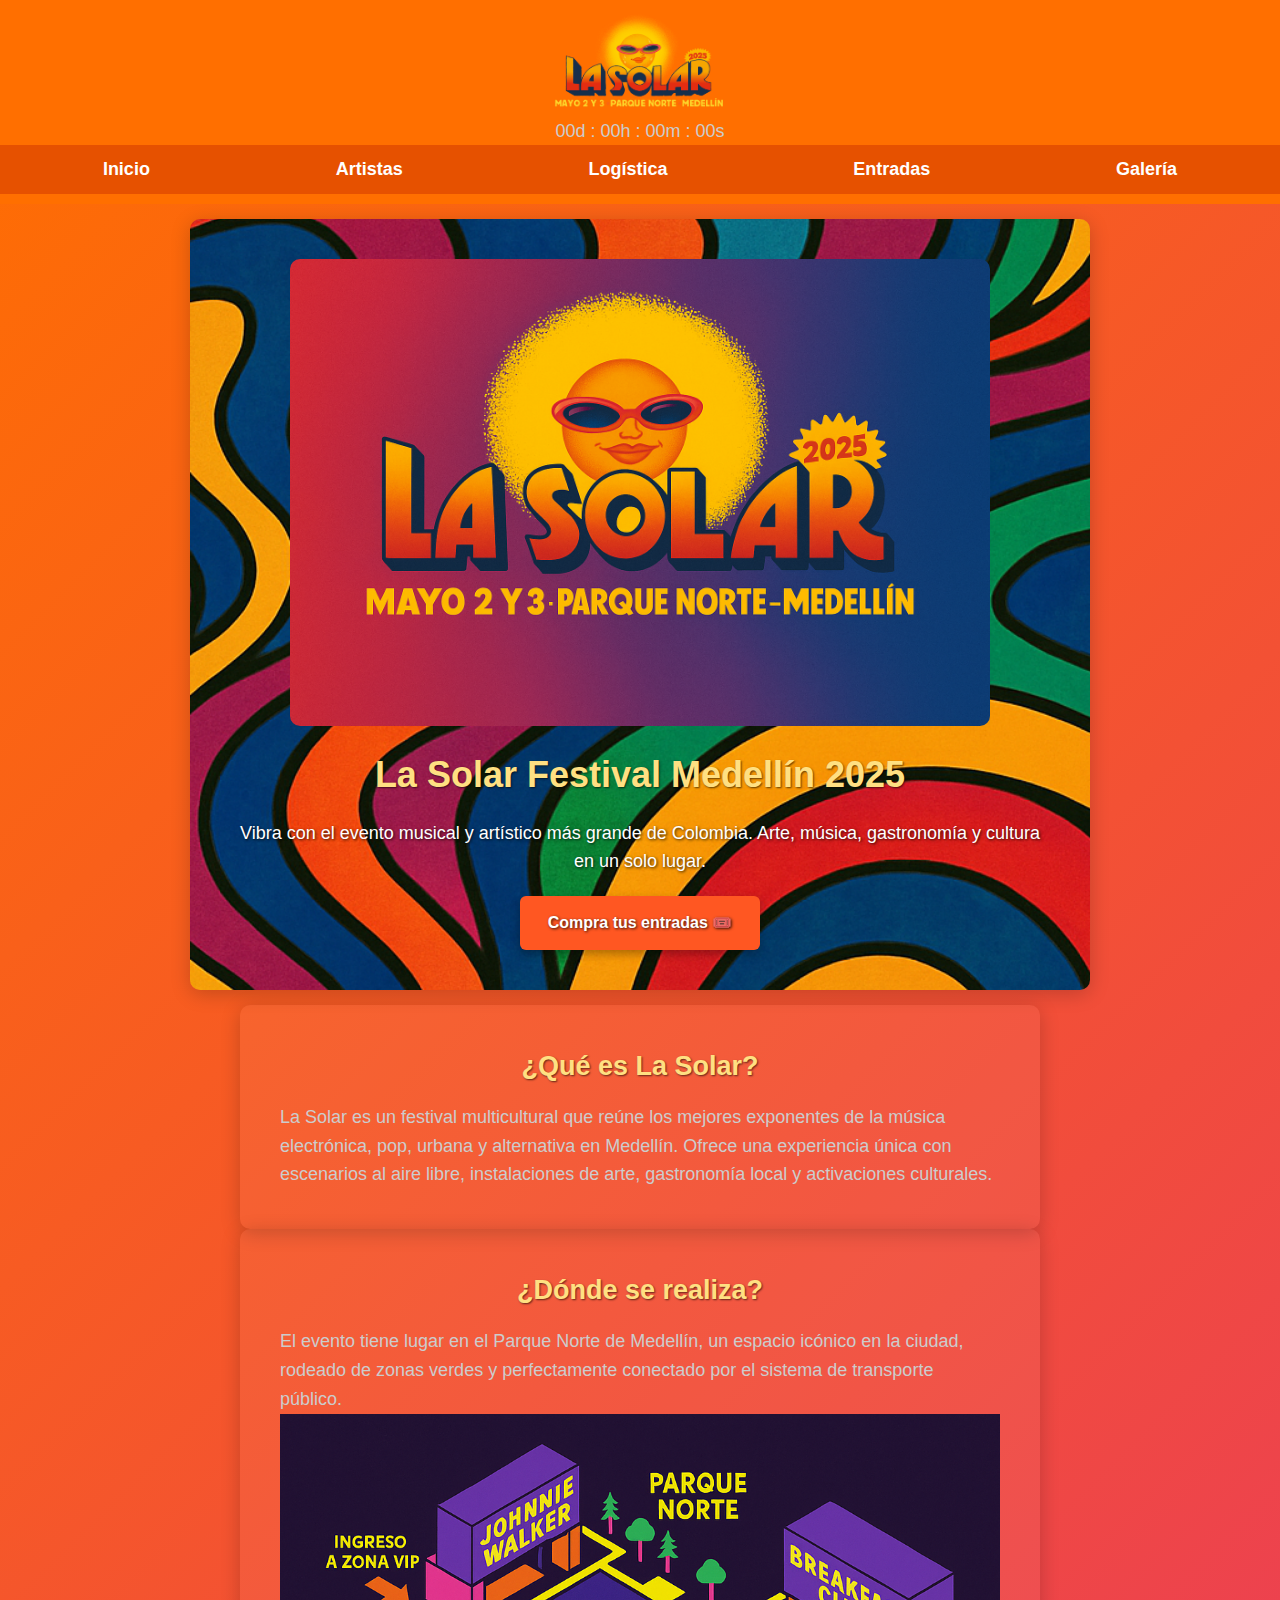
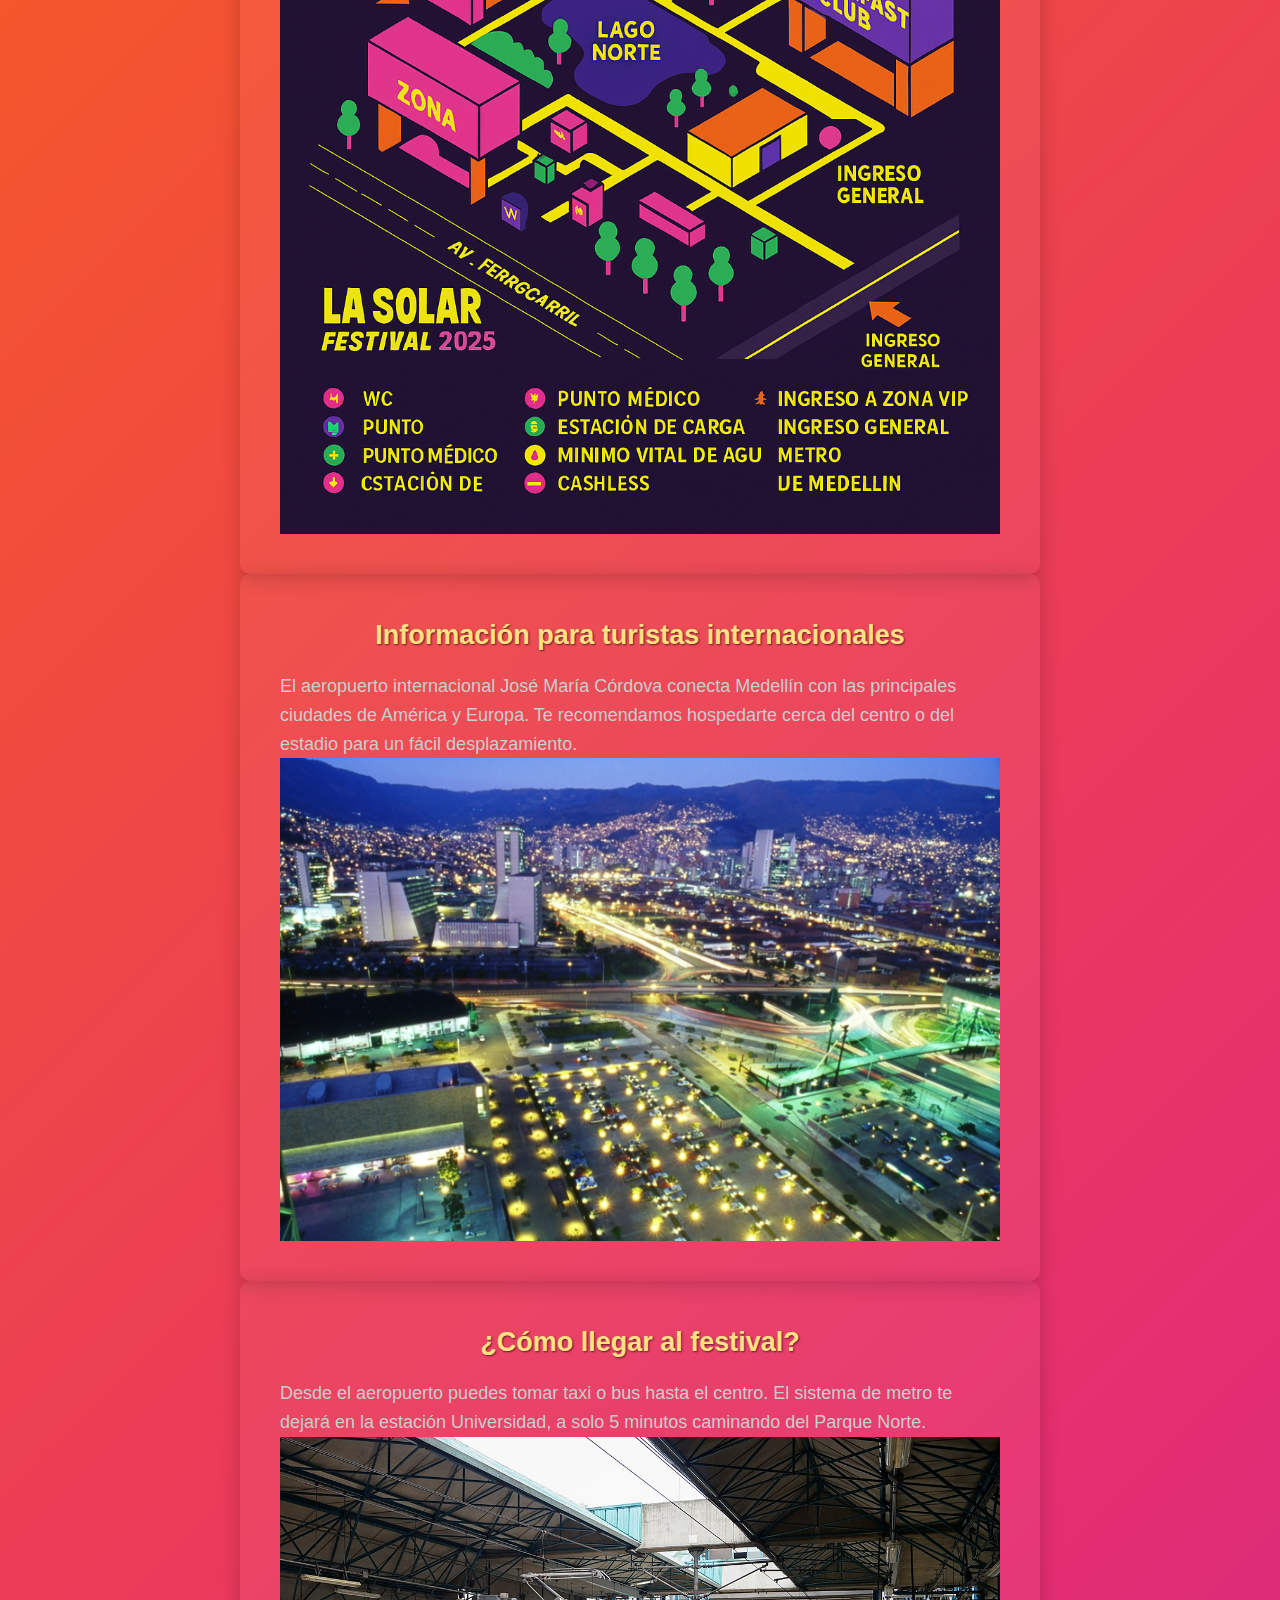
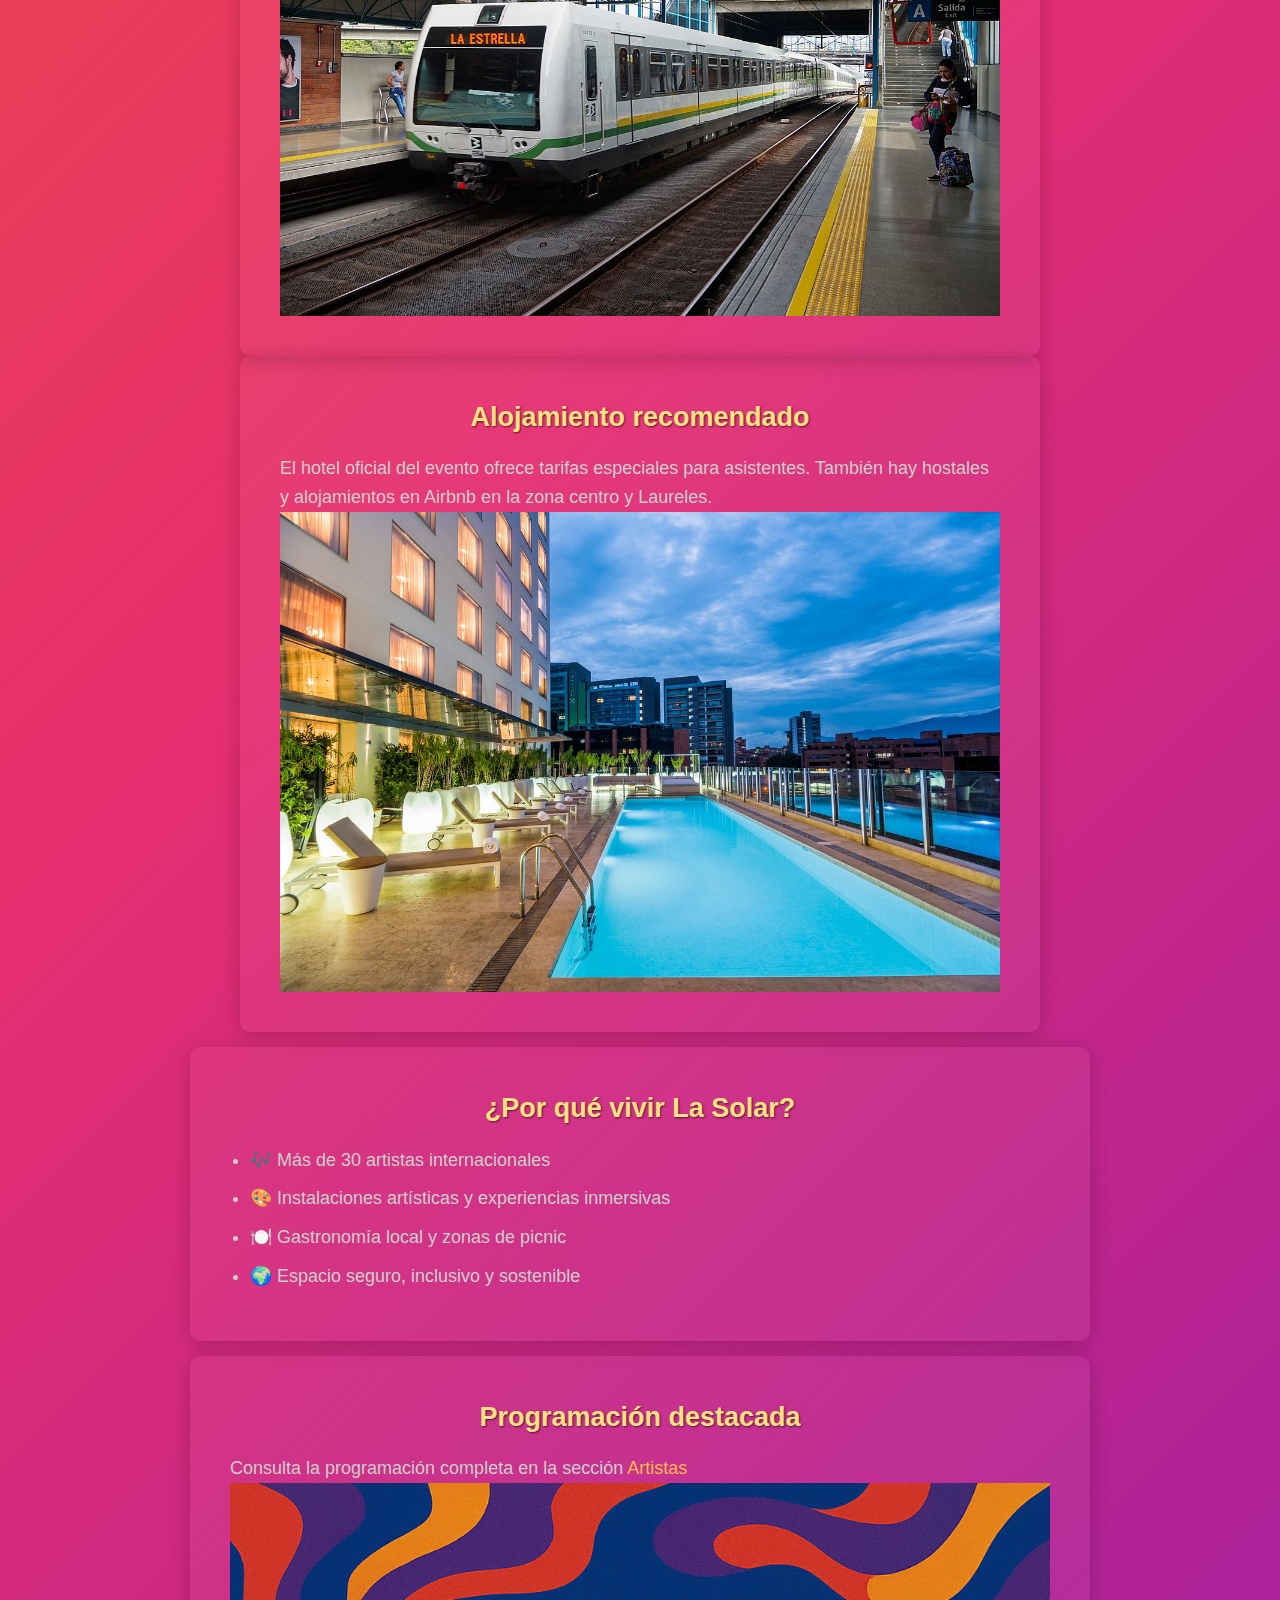
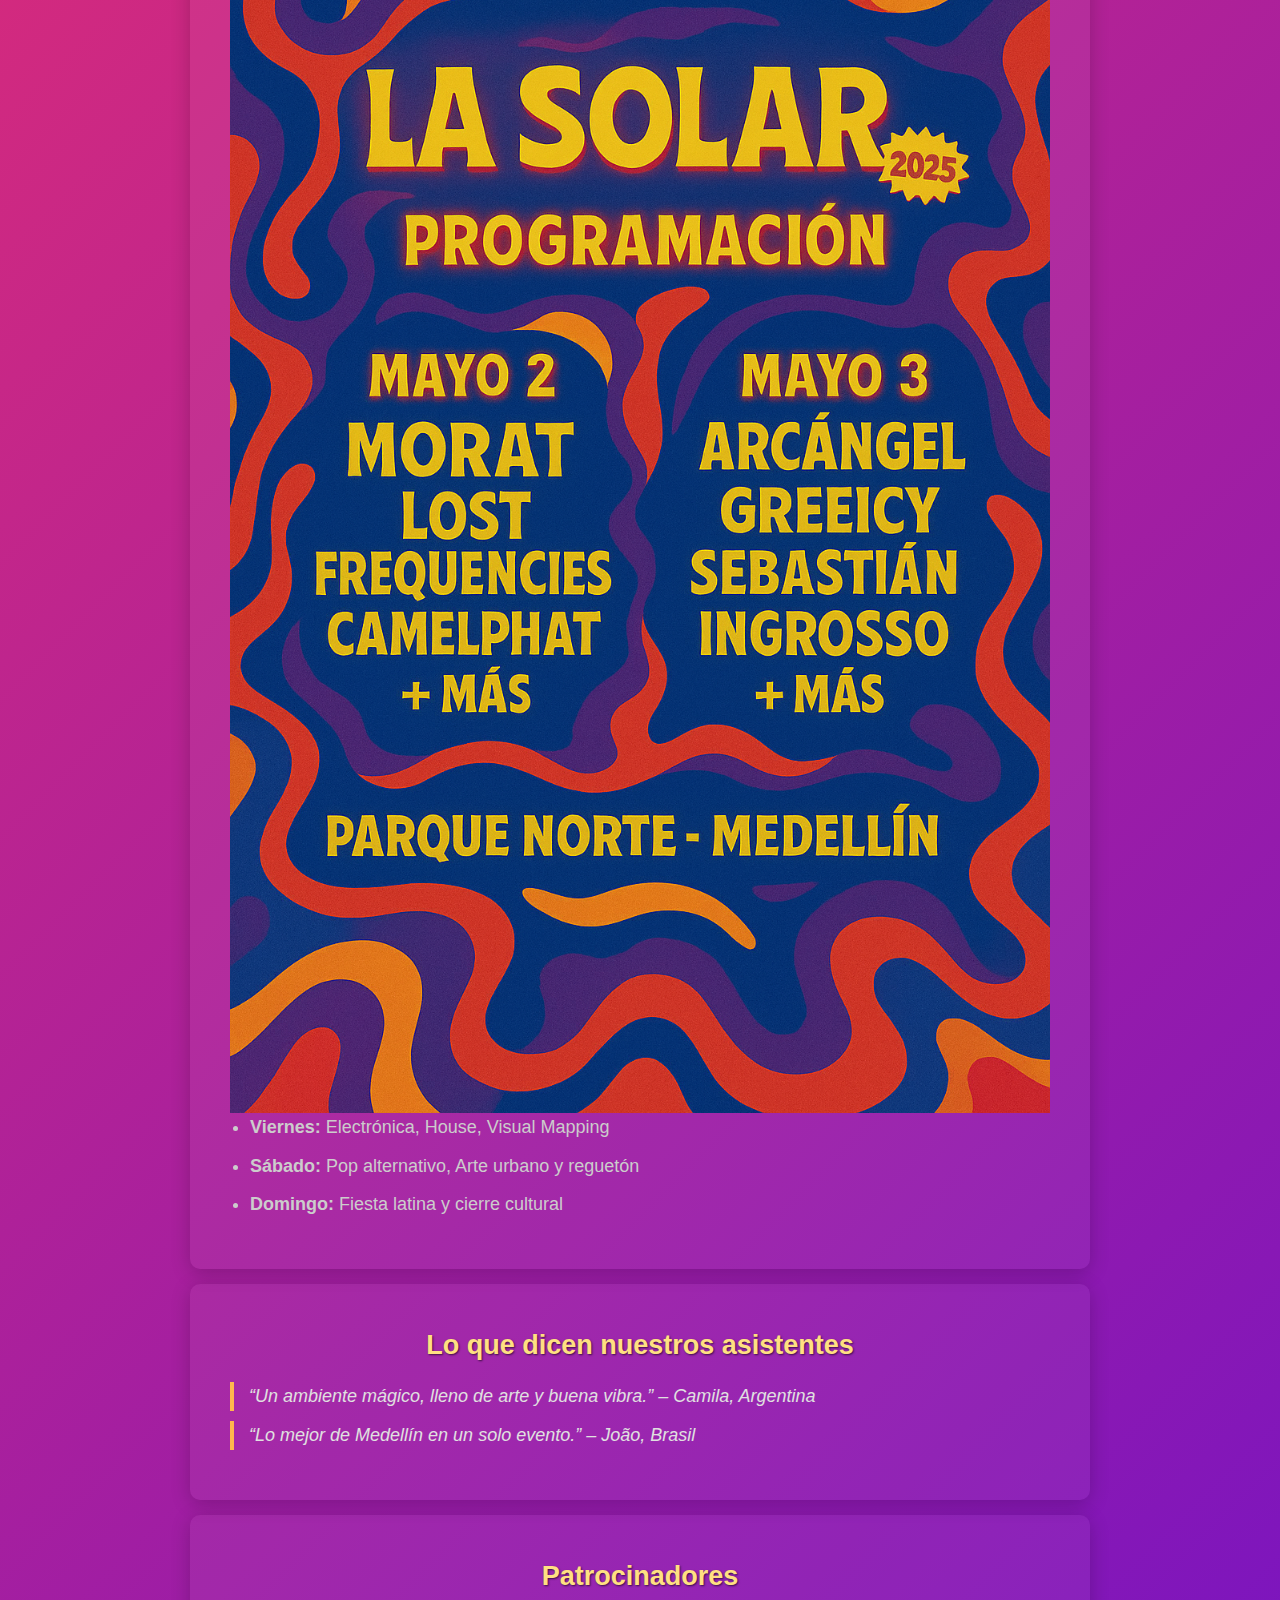
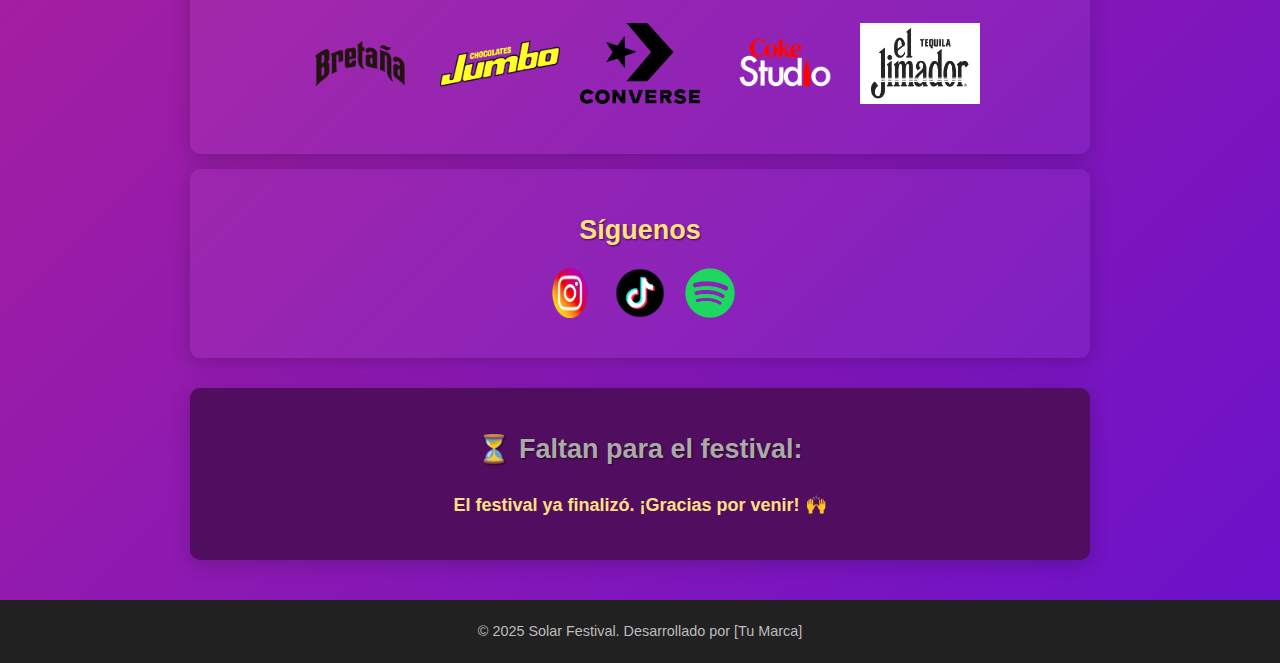
<file: index.html>
<!DOCTYPE html>
<html lang="es">
<head>
  <meta charset="UTF-8" />
  <meta name="viewport" content="width=device-width, initial-scale=1.0" />
  <title>La Solar Festival Medellín 2025</title>
  <link rel="stylesheet" href="css/estilos.css" />
</head>
<body>
  <header>
    <img src="img/logo_solarfestival.png" alt="Logo Solar Festival" class="logo"/>

    <!-- dentro de <header> -->
<div class="header-countdown">
  <span id="hd-days">00</span>d :
  <span id="hd-hours">00</span>h :
  <span id="hd-minutes">00</span>m :
  <span id="hd-seconds">00</span>s
</div>
    
    <nav>
      <ul>
        <li><a href="index.html">Inicio</a></li>
        <li><a href="artistas.html">Artistas</a></li>
        <li><a href="logistica.html">Logística</a></li>
        <li><a href="entradas.html">Entradas</a></li>
        <li><a href="galeria.html">Galería</a></li>
      </ul>
    </nav>
  </header>

  <main>
    <section class="hero">
      <img src="img/banner_fechas.jpg" alt="Fechas del Festival" class="banner" />
      <h1>La Solar Festival Medellín 2025</h1>
      <p>Vibra con el evento musical y artístico más grande de Colombia. Arte, música, gastronomía y cultura en un solo lugar.</p>
      <a href="entradas.html" class="btn">Compra tus entradas 🎟️</a>
    </section>

    <section class="info">
      <h2>¿Qué es La Solar?</h2>
      <p>La Solar es un festival multicultural que reúne los mejores exponentes de la música electrónica, pop, urbana y alternativa en Medellín. Ofrece una experiencia única con escenarios al aire libre, instalaciones de arte, gastronomía local y activaciones culturales.</p>
    </section>

    <section class="info">
      <h2>¿Dónde se realiza?</h2>
      <p>El evento tiene lugar en el Parque Norte de Medellín, un espacio icónico en la ciudad, rodeado de zonas verdes y perfectamente conectado por el sistema de transporte público.</p>
      <img src="img/mapa_acceso.jpg" alt="Mapa del evento" />
    </section>

    <section class="info">
      <h2>Información para turistas internacionales</h2>
      <p>El aeropuerto internacional José María Córdova conecta Medellín con las principales ciudades de América y Europa. Te recomendamos hospedarte cerca del centro o del estadio para un fácil desplazamiento.</p>
      <img src="img/ciudad_medellin.jpg" alt="Ciudad de Medellín" />
    </section>

    <section class="info">
      <h2>¿Cómo llegar al festival?</h2>
      <p>Desde el aeropuerto puedes tomar taxi o bus hasta el centro. El sistema de metro te dejará en la estación Universidad, a solo 5 minutos caminando del Parque Norte.</p>
      <img src="img/transporte_medellin.jpg" alt="Transporte en Medellín" />
    </section>

    <section class="info">
      <h2>Alojamiento recomendado</h2>
      <p>El hotel oficial del evento ofrece tarifas especiales para asistentes. También hay hostales y alojamientos en Airbnb en la zona centro y Laureles.</p>
      <img src="img/hotel_oficial.jpg" alt="Hotel del festival" />
    </section>

    <section class="beneficios">
      <h2>¿Por qué vivir La Solar?</h2>
      <ul>
        <li>🎶 Más de 30 artistas internacionales</li>
        <li>🎨 Instalaciones artísticas y experiencias inmersivas</li>
        <li>🍽️ Gastronomía local y zonas de picnic</li>
        <li>🌍 Espacio seguro, inclusivo y sostenible</li>
      </ul>
    </section>

    <section class="programa">
      <h2>Programación destacada</h2>
      <p>Consulta la programación completa en la sección <a href="artistas.html">Artistas</a></p>
      <img src="img/programacion.png" alt="Programación por días" />
      <ul>
        <li><strong>Viernes:</strong> Electrónica, House, Visual Mapping</li>
        <li><strong>Sábado:</strong> Pop alternativo, Arte urbano y reguetón</li>
        <li><strong>Domingo:</strong> Fiesta latina y cierre cultural</li>
      </ul>
    </section>

    <section class="testimonios">
      <h2>Lo que dicen nuestros asistentes</h2>
      <blockquote>“Un ambiente mágico, lleno de arte y buena vibra.” – Camila, Argentina</blockquote>
      <blockquote>“Lo mejor de Medellín en un solo evento.” – João, Brasil</blockquote>
    </section>

    <section class="patrocinadores">
      <center><h2>Patrocinadores</h2></center>
      <div class="logos">
        <img src="img/logo_patrocinador1.png" alt="Patrocinador 1" />
        <img src="img/logo_patrocinador2.png" alt="Patrocinador 2" />
        <img src="img/logo_patrocinador3.png" alt="Patrocinador 3" />
        <img src="img/Logo_ patrocinador 4.png" alt="Patrocinador 4" />
        <img src="img/logo_patrocinador5.png" alt="Patrocinador 5" />
      </div>
    </section>

    <section class="redes">
      <center><h2>Síguenos</h2>  </center>
      <div class="social-icons">
        <a href="https://www.instagram.com/lasolarfestival/?hl=es" target="_blank">
          <img src="img/Logo_redes1.png" alt="Instagram Solar Festival" class="social-icon" />
        </a>
        <a href="https://www.tiktok.com/@lasolaroficial" target="_blank">
          <img src="img/Logo_redes2.png" alt="TikTok Solar Festival" class="social-icon" />
        </a>
        <a href="https://open.spotify.com/user/breakfast_club_co" target="_blank">
          <img src="img/Logo_redes3.png" alt="Spotify Solar Festival" class="social-icon" />
        </a>
      </div>
    </section>

    <section class="countdown">
      <h2>⏳ Faltan para el festival:</h2>
      <div class="timer">
        <div class="time-box">
          <span id="days">00</span>
          <small>Días</small>
        </div>
        <div class="time-box">
          <span id="hours">00</span>
          <small>Horas</small>
        </div>
        <div class="time-box">
          <span id="minutes">00</span>
          <small>Minutos</small>
        </div>
        <div class="time-box">
          <span id="seconds">00</span>
          <small>Segundos</small>
        </div>
      </div>
    </section>
  </main>

  <footer>
    <p>&copy; 2025 Solar Festival. Desarrollado por [Tu Marca]</p>
  </footer>

  <script src="js/main.js"></script>
</body>
</html>
</file>
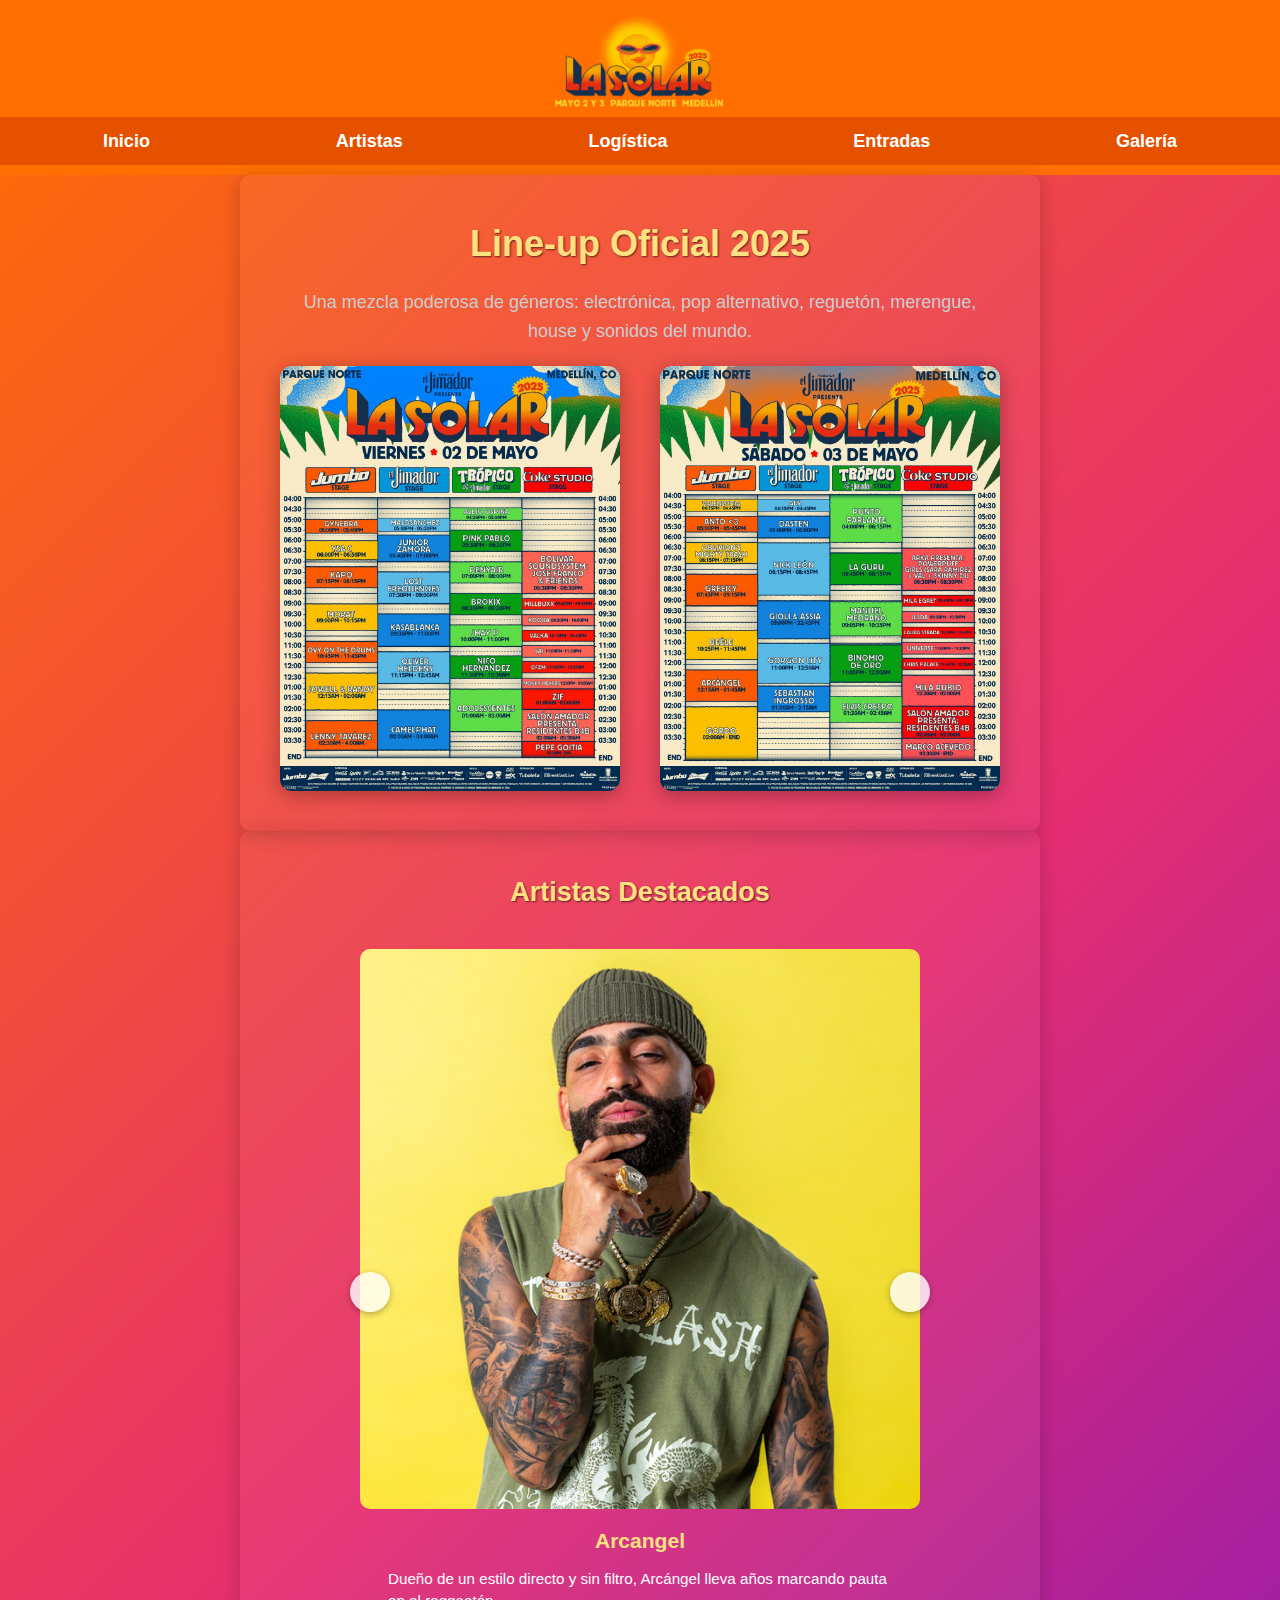
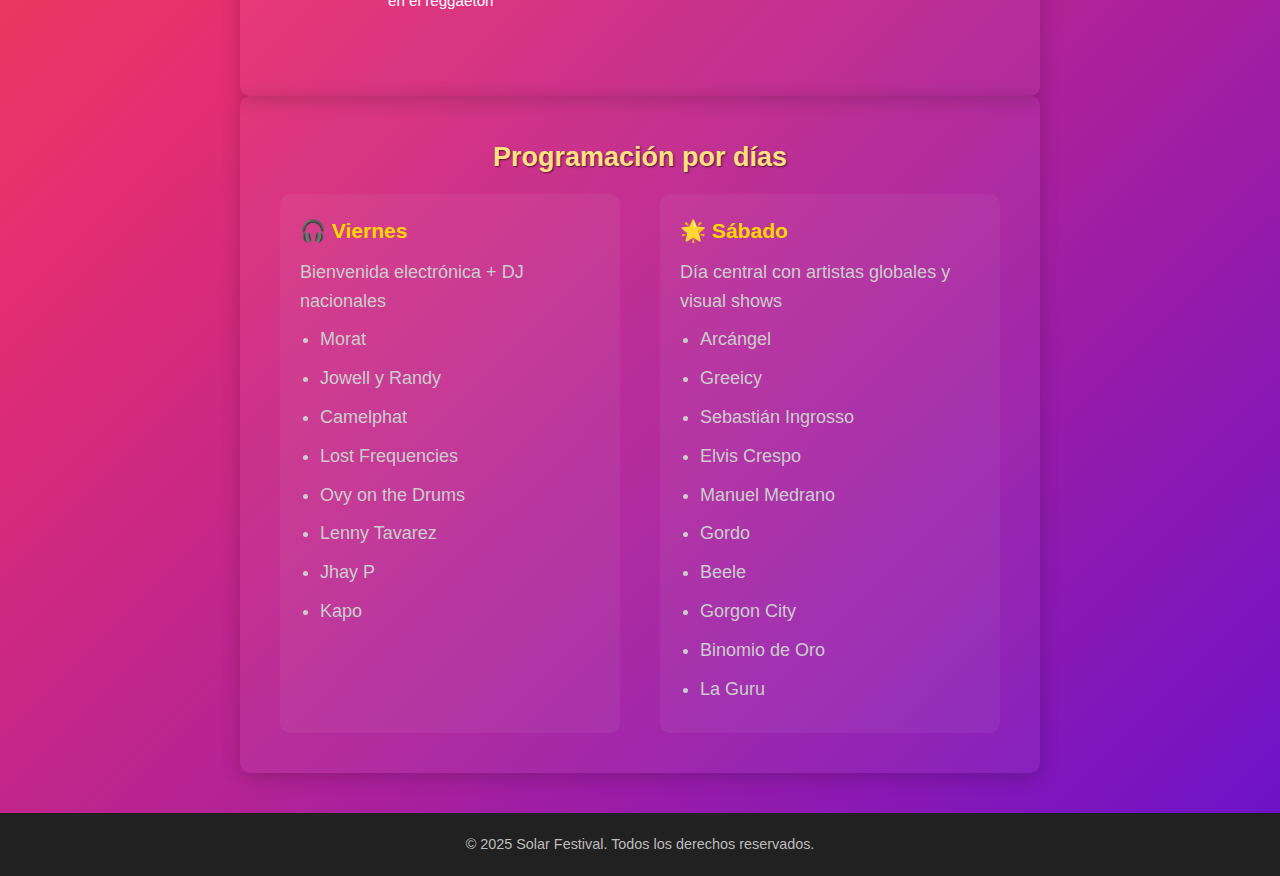
<file: artistas.html>
<!DOCTYPE html>
<html lang="es">
<head>
  <meta charset="UTF-8" />
  <meta name="viewport" content="width=device-width, initial-scale=1.0" />
  <title>Artistas | Solar Festival Medellín 2025</title>
  <link rel="stylesheet" href="css/estilos.css" />
</head>
<body>
  <header>
    <img src="img/logo_solarfestival.png" alt="Logo Solar Festival" class="logo"/>
    <nav>
      <ul>
        <li><a href="index.html">Inicio</a></li>
        <li><a href="artistas.html" class="activo">Artistas</a></li>
        <li><a href="logistica.html">Logística</a></li>
        <li><a href="entradas.html">Entradas</a></li>
        <li><a href="galeria.html">Galería</a></li>
      </ul>
    </nav>
  </header>

  <main>
    
    <section class="info lineup">
      <h1>Line-up Oficial 2025</h1>
      <p>Una mezcla poderosa de géneros: electrónica, pop alternativo, reguetón, merengue, house y sonidos del mundo.</p>
      <div class="lineup-flex">
        <div class="img-box">
          <img src="img/Lineup_1.jpeg" alt="Lineup 1">
        </div>
        <div class="img-box">
          <img src="img/Lineup_2.jpeg" alt="Lineup 2">
        </div>
      </div>
    </section>

  
    <section class="info">
      <h2>Artistas Destacados</h2>
      <div class="carousel-container">
        <button class="prev"></button>
        <div class="carousel-slide">
         
          <div class="carousel-item">
            <img src="img/artista_1.jpg" alt="Arcangel">
            <h3>Arcangel</h3>
            <p>Dueño de un estilo directo y sin filtro, Arcángel lleva años marcando pauta en el reggaetón</p>
          </div>
          <div class="carousel-item">
            <img src="img/artista_2.jpg" alt="Sebastian Ingrosso">
            <h3>Sebastian Ingrosso</h3>
            <p>Con una energía explosiva y producciones memorables, Ingrosso es un pilar del house progresivo moderno. Artista sueco</p>
          </div>
          <div class="carousel-item">
            <img src="img/artista_3.jpg" alt="Elvis Crespo">
            <h3>Elvis Crespo</h3>
            <p>Elvis Crespo, ícono del merengue moderno, llevó el ritmo caribeño a las pistas del mundo con energía inconfundible</p>
          </div>
          <div class="carousel-item">
            <img src="img/artista_4.JPG" alt="Beele">
            <h3>Beele</h3>
            <p>Beeéle, la nueva voz del reggaetón que fusiona lo urbano con el sentimiento, conquistando corazones con cada verso</p>
          </div>
          <div class="carousel-item">
            <img src="img/artista_5.jpg" alt="Camelphat">
            <h3>Camelphat</h3>
            <p>CamelPhat es un dúo británico de DJs y productores electrónicos, compuesto por Dave Whelan y Mike Di Scala. Se formaron en Liverpool, Reino Unido.</p>
          </div>
          <div class="carousel-item">
            <img src="img/artista_6.jpg" alt="La Guru">
            <h3>La Guru</h3>
            <p>La Guru, con su voz única y su fusión de géneros, está marcando el camino de una nueva era musical en Colombia, llevando el sabor del Caribe a cada rincón del mundo.</p>
          </div>
          <div class="carousel-item">
            <img src="img/artista_7.jpg" alt="Lost Frecuency">
            <h3>Lost Frecuency</h3>
            <p>Lost Frequencies, el artista que transforma la nostalgia en energía, fusionando sonidos tropicales y electrónicos para crear himnos que resuenan en todas partes.</p>
          </div>
          <div class="carousel-item">
            <img src="img/artista_8.jpg" alt="Oliver Heldens">
            <h3>Oliver Heldens</h3>
            <p>Oliver Heldens, originario de Róterdam, Países Bajos, es el DJ que lleva el house a nuevas dimensiones, fusionando energía, innovación y ritmos que hacen vibrar el alma de la música electrónica.</p>
          </div>
          <div class="carousel-item">
            <img src="img/artista_9.jpg" alt="Greeicy">
            <h3>Greeicy</h3>
            <p>Greeicy, la voz que combina fuerza y vulnerabilidad, llevando su autenticidad a cada nota, y demostrando que el verdadero poder está en ser uno mismo.</p>
          </div>
          <div class="carousel-item">
            <img src="img/artista_10.jpg" alt="Manuel Medrano">
            <h3>Manuel Medrano</h3>
            <p>Manuel Medrano, el cantautor cartagenero que fusiona poesía y melodía, llevando su alma caribeña al mundo con cada acorde.</p>
          </div>
        </div>
        <button class="next"></button>
      </div>
    </section>

  
    <section class="info programacion">
      <h2>Programación por días</h2>
      <div class="dias-flex">
        <div class="dia">
          <h3>🎧 Viernes</h3>
          <p>Bienvenida electrónica + DJ nacionales</p>
          <ul>
            <li>Morat</li>
            <li>Jowell y Randy</li>
            <li>Camelphat</li>
            <li>Lost Frequencies</li>
            <li>Ovy on the Drums</li>
            <li>Lenny Tavarez</li>
            <li>Jhay P</li>
            <li>Kapo</li>
          </ul>
        </div>
        <div class="dia">
          <h3>🌟 Sábado</h3>
          <p>Día central con artistas globales y visual shows</p>
          <ul>
            <li>Arcángel</li>
            <li>Greeicy</li>
            <li>Sebastián Ingrosso</li>
            <li>Elvis Crespo</li>
            <li>Manuel Medrano</li>
            <li>Gordo</li>
            <li>Beele</li>
            <li>Gorgon City</li>
            <li>Binomio de Oro</li>
            <li>La Guru</li>
          </ul>
        </div>
      </div>
    </section>

  <footer>
    <p>&copy; 2025 Solar Festival. Todos los derechos reservados.</p>
  </footer>

  <script src="js/main.js"></script>
</body>
</html>
</file>
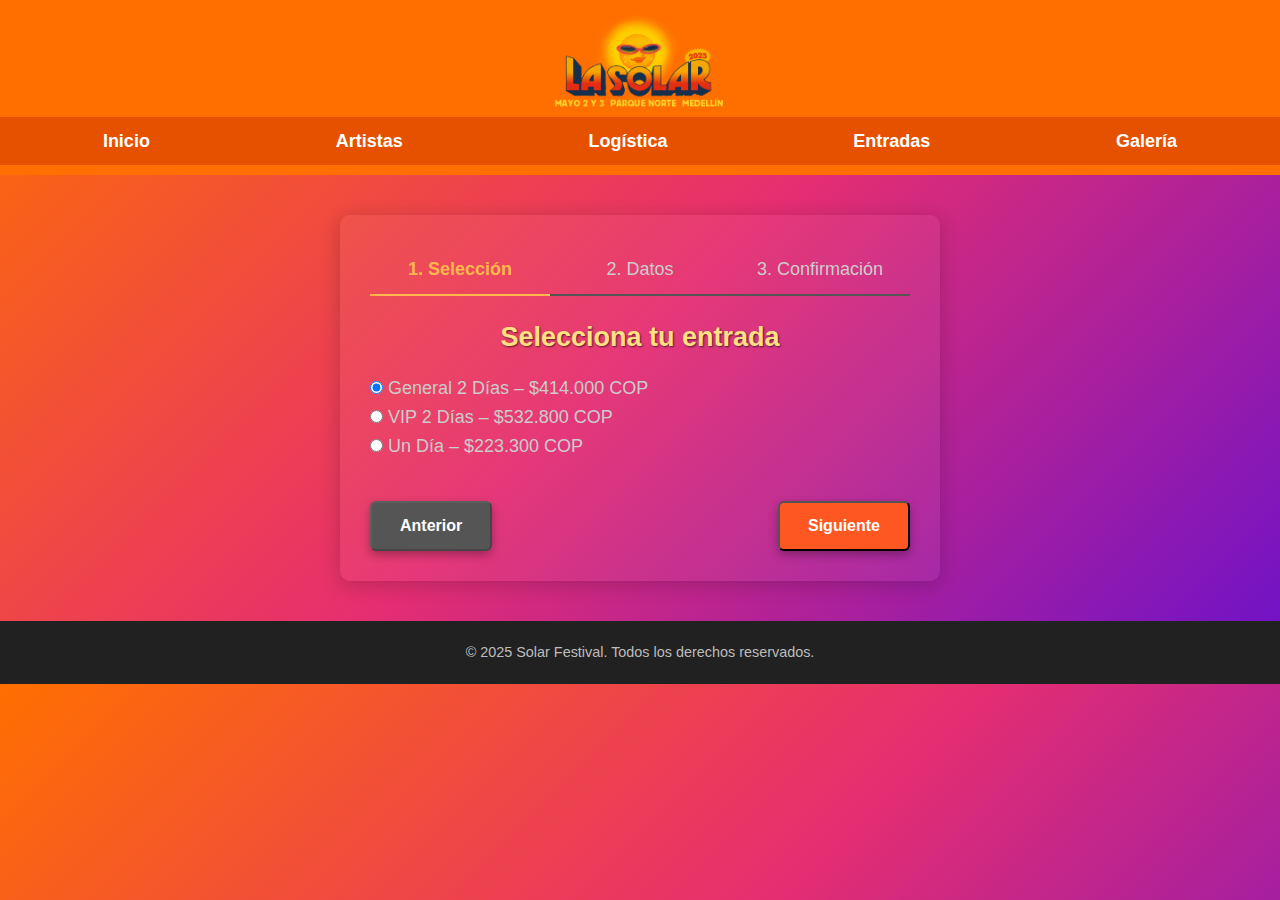
<file: entradas.html>
<!DOCTYPE html>
<html lang="es">
<head>
  <meta charset="UTF-8" />
  <meta name="viewport" content="width=device-width, initial-scale=1.0" />
  <title>Entradas | Solar Festival Medellín 2025</title>
  <link rel="stylesheet" href="css/estilos.css" />
</head>
<body>
  <header>
    <img src="img/logo_solarfestival.png" alt="Logo Solar Festival" class="logo"/>
    <nav>
      <ul>
        <li><a href="index.html">Inicio</a></li>
        <li><a href="artistas.html">Artistas</a></li>
        <li><a href="logistica.html">Logística</a></li>
        <li><a href="entradas.html" class="activo">Entradas</a></li>
        <li><a href="galeria.html">Galería</a></li>
      </ul>
    </nav>
  </header>

  <main class="container">
    <section class="checkout">
      <!-- Navegación de pasos -->
      <div class="wizard-nav">
        <div class="wizard-step active" data-step="1">1. Selección</div>
        <div class="wizard-step"      data-step="2">2. Datos</div>
        <div class="wizard-step"      data-step="3">3. Confirmación</div>
      </div>

      <!-- Formulario wizard -->
      <form id="checkout-form">
        <!-- Paso 1: Selección de entrada -->
        <div class="wizard-content" data-step="1">
          <h2>Selecciona tu entrada</h2>
          <label><input type="radio" name="ticketType" value="general" checked> General 2 Días – $414.000 COP</label><br>
          <label><input type="radio" name="ticketType" value="vip"> VIP 2 Días – $532.800 COP</label><br>
          <label><input type="radio" name="ticketType" value="day"> Un Día – $223.300 COP</label>
        </div>

        <!-- Paso 2: Datos de contacto -->
        <div class="wizard-content d-none" data-step="2">
          <h2>Tus datos</h2>
          <div class="form-group">
            <label for="fullName">Nombre completo</label>
            <input type="text" id="fullName" name="fullName" required>
          </div>
          <div class="form-group">
            <label for="email">Correo electrónico</label>
            <input type="email" id="email" name="email" required>
          </div>
          <div class="form-group">
            <label for="quantity">Cantidad</label>
            <input type="number" id="quantity" name="quantity" min="1" value="1" required>
          </div>
        </div>

        <!-- Paso 3: Resumen y confirmación -->
        <div class="wizard-content d-none" data-step="3">
          <h2>Resumen de tu pedido</h2>
          <ul id="summary-list"></ul>
          <p class="total">Total: <span id="total-amount">0</span> COP</p>
        </div>

        <!-- Botones Next / Prev -->
        <div class="wizard-buttons">
          <button type="button" class="btn btn--secondary" id="prev-btn" disabled>Anterior</button>
          <button type="button" class="btn btn--primary"   id="next-btn">Siguiente</button>
        </div>
      </form>
    </section>
  </main>

  <footer>
    <p>&copy; 2025 Solar Festival. Todos los derechos reservados.</p>
  </footer>

  <script src="js/main.js"></script>
</body>
</html>
</file>
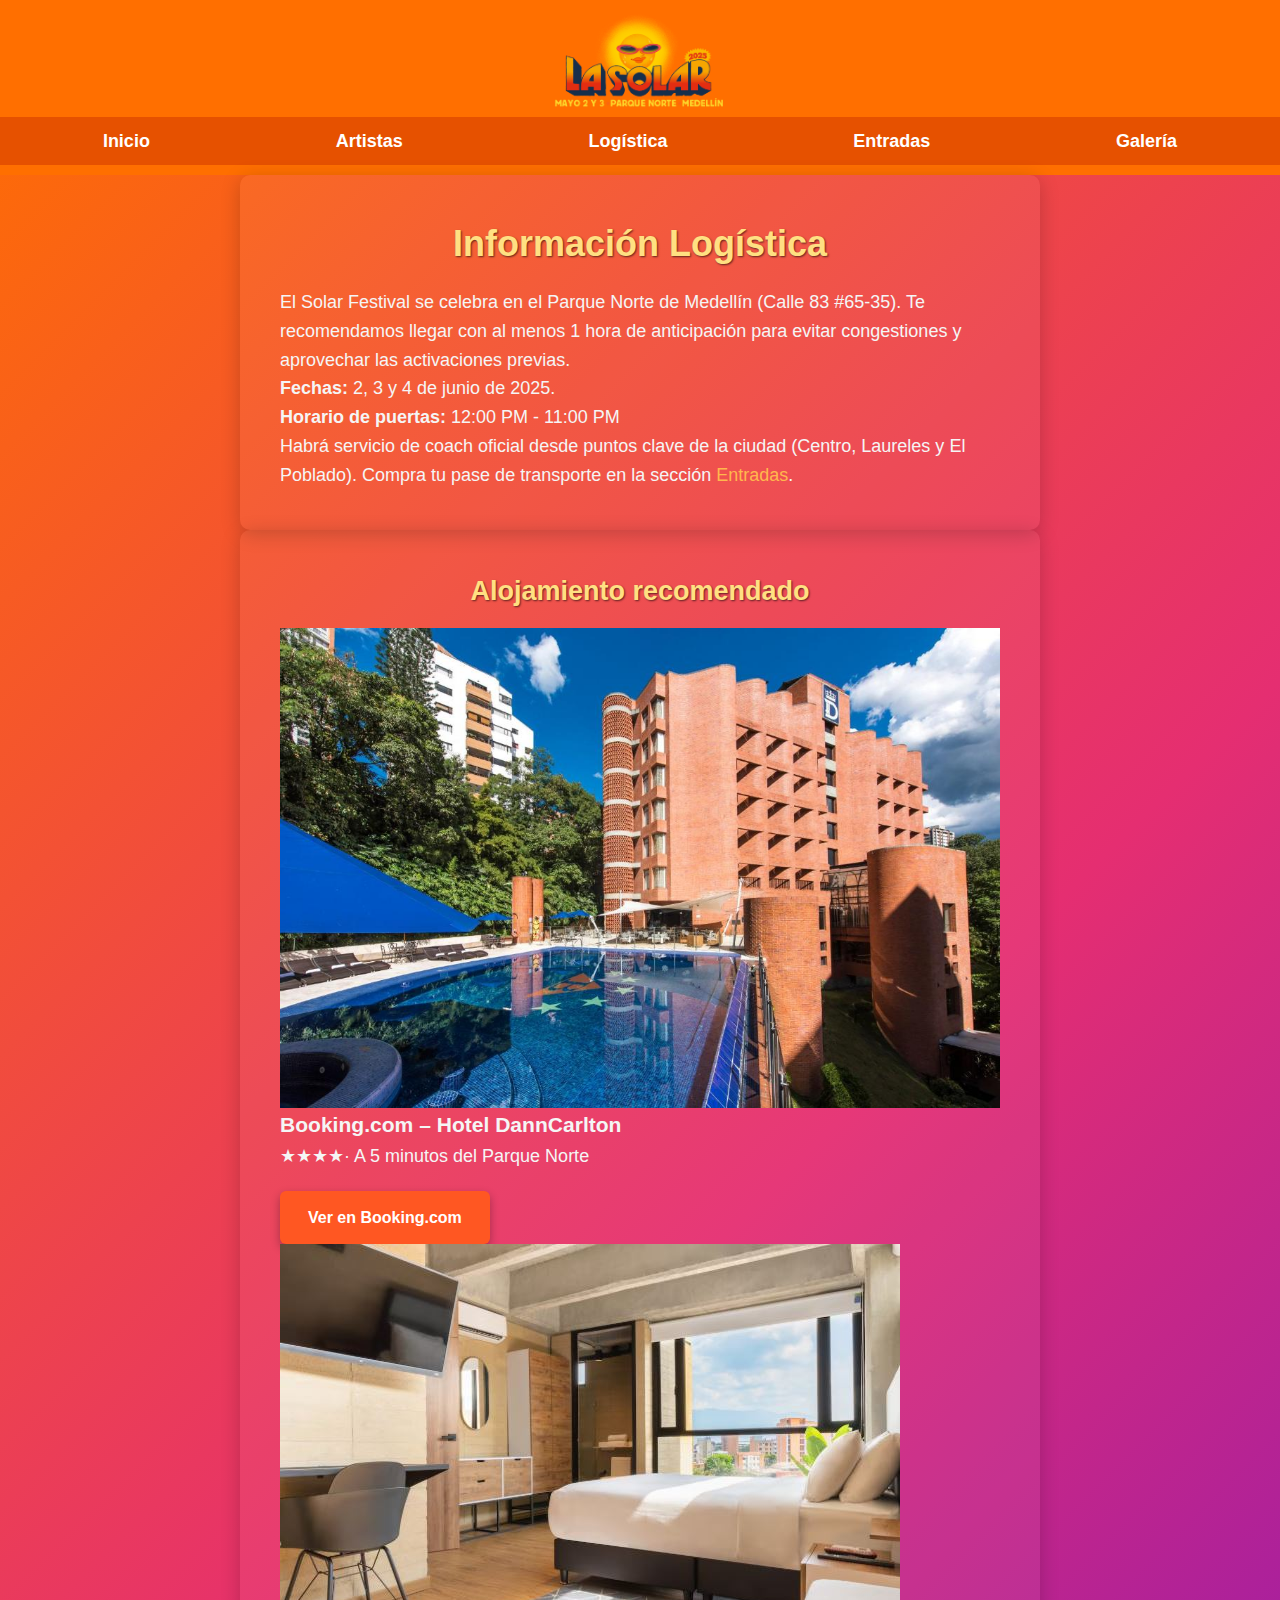
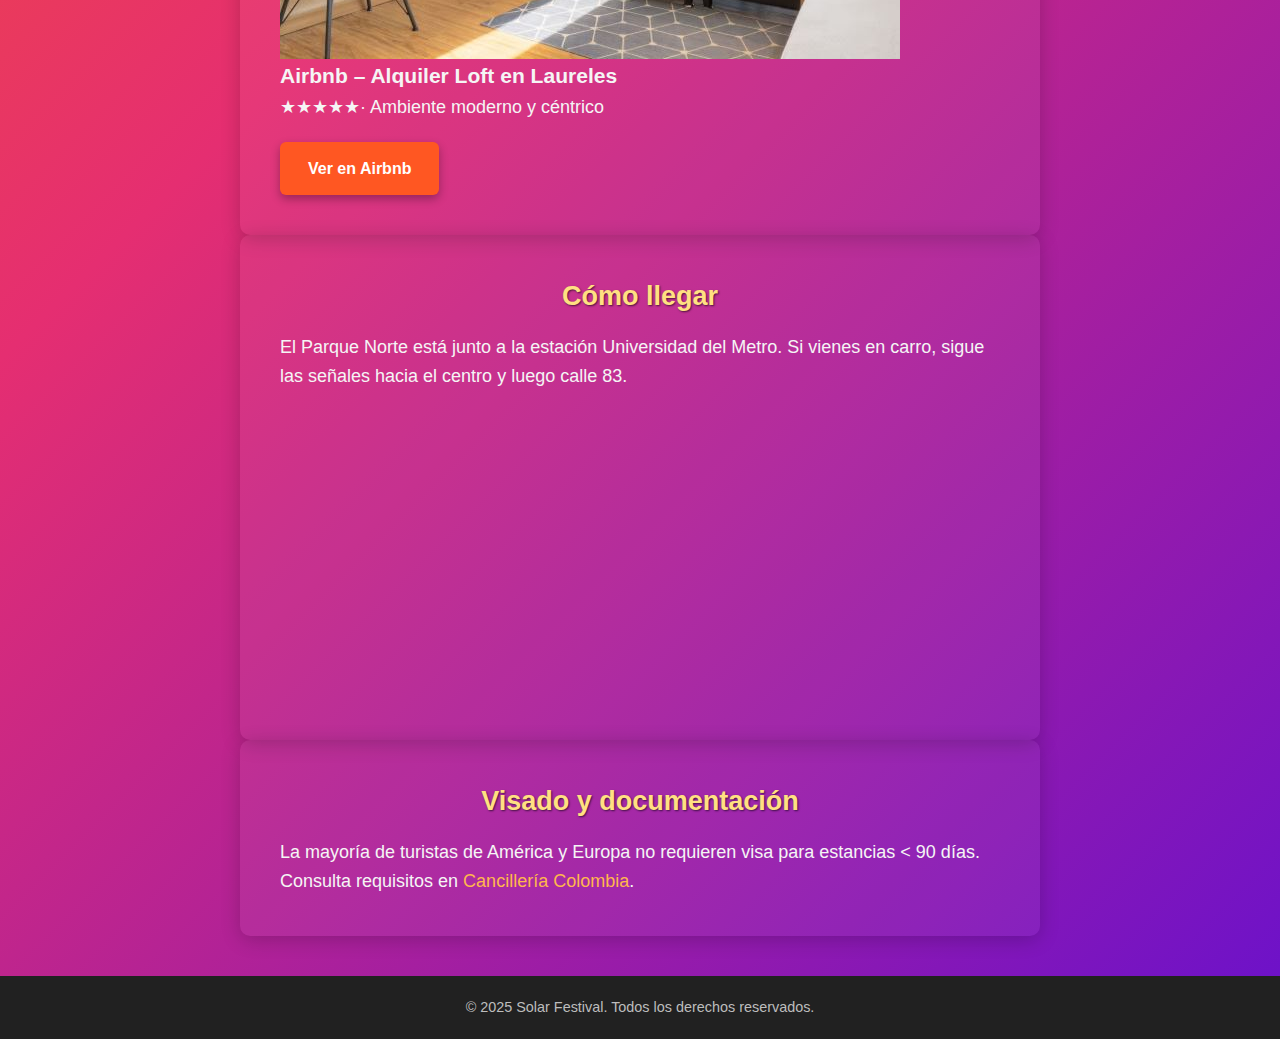
<file: logistica.html>
<!DOCTYPE html>
<html lang="es">
<head>
  <meta charset="UTF-8" />
  <meta name="viewport" content="width=device-width, initial-scale=1.0" />
  <title>Logística | Solar Festival Medellín 2025</title>
  <link rel="stylesheet" href="css/estilos.css" />
</head>
<body>
  <header class="header">
    <div class="container header__inner">
      <img src="img/logo_solarfestival.png" alt="Logo Solar Festival" class="logo" />
      <nav class="nav">
        <ul class="nav__list">
          <li class="nav__item"><a href="index.html" class="nav__link">Inicio</a></li>
          <li class="nav__item"><a href="artistas.html" class="nav__link">Artistas</a></li>
          <li class="nav__item"><a href="logistica.html" class="nav__link nav__link--active">Logística</a></li>
          <li class="nav__item"><a href="entradas.html" class="nav__link">Entradas</a></li>
          <li class="nav__item"><a href="galeria.html" class="nav__link">Galería</a></li>
        </ul>
      </nav>
    </div>
  </header>

  <main class="main">
    <!-- Información general -->
    <section class="info container">
      <h1>Información Logística</h1>
      <p>El Solar Festival se celebra en el Parque Norte de Medellín (Calle 83 #65-35). Te recomendamos llegar con al menos 1 hora de anticipación para evitar congestiones y aprovechar las activaciones previas.</p>
      <p><strong>Fechas:</strong> 2, 3 y 4 de junio de 2025.<br>
         <strong>Horario de puertas:</strong> 12:00 PM - 11:00 PM</p>
      <p>Habrá servicio de coach oficial desde puntos clave de la ciudad (Centro, Laureles y El Poblado). Compra tu pase de transporte en la sección <a href="entradas.html">Entradas</a>.</p>
    </section>

    <!-- Alojamiento recomendado -->
    <section class="info container">
      <h2>Alojamiento recomendado</h2>
      <div class="accommodations">
        <div class="accommodation-card">
          <img src="img/Hotel_DannCarlton.jpg" alt="Hotel DannCarlton" />
          <h3>Booking.com – Hotel DannCarlton</h3>
          <p>★★★★· A 5 minutos del Parque Norte</p>
          <a href="https://www.booking.com/hotel/co/dann-carlton-belfort-medellin.es.html?label=medellin-XWRZ93w6MCJmYlVTLdvaTQS531192875888%3Apl%3Ata%3Ap1400%3Ap2%3Aac%3Aap%3Aneg%3Afi%3Atikwd-216516976%3Alp9222602%3Ali%3Adec%3Adm%3Appccp%3DUmFuZG9tSVYkc2RlIyh9YdnZzv7u3SiOco5fpqS0M1M&gclid=CjwKCAjw24vBBhABEiwANFG7y1pFvxVJFzZElBZvuFqnay_sD3DFow5oxBIvnb8LvD1zbxY0RAhtKhoCBhUQAvD_BwE&aid=306396" target="_blank" class="btn">Ver en Booking.com</a>
        </div>
        <div class="accommodation-card">
          <img src="img/Airbnb.JPG" alt="Loft Airbnb Laureles" />
          <h3>Airbnb – Alquiler Loft en Laureles</h3>
          <p>★★★★★· Ambiente moderno y céntrico</p>
          <a href="https://www.airbnb.com.co/rooms/862270581376477183?adults=1&search_mode=regular_search&check_in=2025-05-14&check_out=2025-05-19&children=0&infants=0&pets=0&source_impression_id=p3_1747200769_P3-Xz0VTxu_GR4bD&previous_page_section_name=1000&federated_search_id=6a677b22-795c-4984-a551-70d4ab37a9d4&modal=PHOTO_TOUR_SCROLLABLE" target="_blank" class="btn">Ver en Airbnb</a>
        </div>
      </div>
    </section>

    <!-- Cómo llegar -->
    <section class="info container">
      <h2>Cómo llegar</h2>
      <p>El Parque Norte está junto a la estación Universidad del Metro. Si vienes en carro, sigue las señales hacia el centro y luego calle 83.</p>
      <div class="map-container">
        <iframe
          src="https://www.google.com/maps/embed?pb=!1m18!1m12!1m3!1d3976.1234567890123!2d-75.60123456789012!3d6.267890123456789!2m3!1f0!2f0!3f0!3m2!1i1024!2i768!4f13.1!3m3!1m2!1s0x8e442a1b23c4d567%3A0xabcdef1234567890!2sParque%20Norte%2C%20Medell%C3%ADn!5e0!3m2!1ses!2sco!4v1623456789012!5m2!1ses!2sco"
          width="100%"
          height="300"
          style="border:0; border-radius:8px;"
          allowfullscreen=""
          loading="lazy"
        ></iframe>
      </div>
    </section>

    <!-- Visado y documentación -->
    <section class="info container">
      <h2>Visado y documentación</h2>
      <p>La mayoría de turistas de América y Europa no requieren visa para estancias < 90 días. Consulta requisitos en 
        <a href="https://www.cancilleria.gov.co" target="_blank">Cancillería Colombia</a>.
      </p>
    </section>
  </main>

  <footer class="footer">
    <div class="container">
      <p>&copy; 2025 Solar Festival. Todos los derechos reservados.</p>
    </div>
  </footer>
</body>
</html>
</file>
<file: css/estilos.css>
/* RESET GENERAL */
* {
  margin: 0;
  padding: 0;
  box-sizing: border-box;
}

/* GENERAL */
body {
  font-family: 'Segoe UI', sans-serif;
  background: linear-gradient(
    135deg,
    #ff6f00 0%,
    #e52e71 50%,
    #6a11cb 100%
  );
  color: #f5f5f5;
  font-family: 'Segoe UI', sans-serif;  color: #f5f5f5;
  line-height: 1.6;
}

a {
  color: #ffb74d;
  text-decoration: none;
}

a:hover {
  color: #ffffff;
  text-shadow: 0 0 5px #ffcc80;
}

/* IMÁGENES RESPONSIVE */
img {
  max-width: 100%;
  height: auto;
  display: block;
}

/* HEADER */
header {
  background-color: #ff6f00;
  padding: 10px 0;
  text-align: center;
}

.logo {
  width: 100%;
  max-width: 180px;
  margin: 0 auto;
  display: block;
}

nav ul {
  display: flex;
  justify-content: center;
  flex-wrap: wrap;
  list-style: none;
  background-color: #e65100;
  padding: 10px;
}

nav ul li {
  margin: 0 10px;
}

nav ul li a {
  color: white;
  font-weight: bold;
  padding: 8px 12px;
  border-radius: 4px;
  transition: background 0.3s ease;
}

nav ul li a:hover {
  background-color: #ffb74d;
  color: #212121;
}

/* HERO CON FONDO COLORIDO */
.hero {
  text-align: center;
  padding: 30px 20px;
  background: url('../img/fondo_texturizado.jpg') no-repeat center center;
  background-size: cover;
  background-attachment: fixed;
  color: #fff;
  text-shadow: 1px 1px 3px rgba(0,0,0,0.8);
}

.banner {
  width: 100%;
  max-width: 700px;
  height: auto;
  border-radius: 10px;
  margin: 0 auto 20px auto;
  display: block;
}

.btn {
  display: inline-block;
  background: #ff5722;
  color: white;
  padding: 14px 28px;
  border-radius: 6px;
  font-weight: 600;
  font-size: 1rem;
  text-align: center;
  text-decoration: none;
  margin-top: 20px;
  box-shadow: 0 4px 10px rgba(0, 0, 0, 0.3);
  transition: background 0.3s ease, transform 0.2s ease;
}

.btn:hover {
  background: #ff3d00;
  transform: scale(1.05);
}

/* SECCIONES */
main section {
  padding: 30px 20px;
  margin: 15px auto;
  max-width: 900px;
  border-radius: 10px;
  background: rgba(255, 255, 255, 0.05);
  box-shadow: 0 4px 20px rgba(0,0,0,0.2);
}

h1, h2 {
  color: #ffe082;
  margin-bottom: 15px;
  text-shadow: 1px 1px 2px rgba(0,0,0,0.6);
  text-align: center;
}

/* LISTAS */
ul {
  padding-left: 20px;
}

ul li {
  margin-bottom: 10px;
}

/* TESTIMONIOS */
blockquote {
  font-style: italic;
  border-left: 4px solid #ffb74d;
  margin: 10px 0;
  padding-left: 15px;
  color: #e0e0e0;
}

/* PATROCINADORES */
.logos {
  display: flex;
  justify-content: center;
  gap: 20px;
  flex-wrap: wrap;
  padding: 10px;
}

.logos img {
  width: 100%;
  max-width: 120px;
  height: auto;
  filter: brightness(1.1);
}

/* PIE DE PÁGINA */
footer {
  text-align: center;
  background-color: #212121;
  padding: 20px 0;
  margin-top: 40px;
  font-size: 0.9rem;
  color: #bdbdbd;
}

/* RESPONSIVE */
@media (min-width: 768px) {
  nav ul {
      justify-content: space-around;
  }

  .hero, main section {
      padding: 40px;
  }

  .btn {
      font-size: 1rem;
  }
}

@media (min-width: 1024px) {
  body {
      font-size: 18px;
  }

  .logo {
      max-width: 180px;
  }

  .banner {
      max-width: 700px;
  }

  nav ul li {
      margin: 0 20px;
  }
}

/* CUENTA REGRESIVA */
.countdown {
  text-align: center;
  padding: 40px 20px;
  background-color: #510d5f;
  color: #ffe082;
  border-radius: 10px;
  margin-top: 30px;
}

.timer {
  display: flex;
  justify-content: center;
  gap: 20px;
  flex-wrap: wrap;
  margin-top: 20px;
}

.time-box {
  background: #ff6f00;
  padding: 20px 15px;
  border-radius: 10px;
  min-width: 80px;
  box-shadow: 0 4px 15px rgba(0, 0, 0, 0.4);
  animation: pulse 2s infinite;
}

.time-box span {
  display: block;
  font-size: 2.5rem;
  font-weight: bold;
  color: #fff;
}

.time-box small {
  font-size: 0.9rem;
  color: #fff3e0;
}

@keyframes pulse {
  0% { transform: scale(1); }
  50% { transform: scale(1.05); }
  100% { transform: scale(1); }
}

/* 🎉 Día 1 del Festival */
body.festival-dia1 {
  background: linear-gradient(135deg, #ff8a00, #e52e71);
  color: #fff;
  transition: background 0.6s ease;
}

body.festival-dia1 .countdown h2,
body.festival-dia1 h1,
body.festival-dia1 h2 {
  color: #fffbe0;
  text-shadow: 1px 1px 2px #000;
}

body.festival-dia1 .time-box {
  background-color: rgba(255, 255, 255, 0.1);
  border: 2px solid #fff3e0;
}

/* 🎊 Día 2 del Festival */
body.festival-dia2 {
  background: linear-gradient(135deg, #6a11cb, #2575fc);
  color: #fff;
  transition: background 0.6s ease;
}

body.festival-dia2 .countdown h2,
body.festival-dia2 h1,
body.festival-dia2 h2 {
  color: #e3f2fd;
  text-shadow: 1px 1px 2px #000;
}

body.festival-dia2 .time-box {
  background-color: rgba(255, 255, 255, 0.15);
  border: 2px solid #bbdefb;
}

/* 🏁 Después del Festival */
body.festival-fin {
  background-color: #121212;
  color: #ccc;
  transition: background 0.6s ease;
}

body.festival-fin .countdown h2 {
  color: #aaa;
}

body.festival-fin .time-box {
  background-color: transparent;
  border: 1px dashed #888;
  color: #999;
  box-shadow: none;
}


.social-icons {
  display: flex;
  justify-content: center;
  gap: 20px;
  margin-top: 15px;
}

.social-icon {
  width: 50px;
  height: 50px;
  transition: transform 0.3s ease;
}

.social-icon:hover {
  transform: scale(1.1);
}

/* Carrusel Artistas – Tamaño medio y flechas dinámicas */
.artistas {
  padding: 40px 20px;
  text-align: center;
  color: #fff;
}

.artistas h2 {
  color: #ffe082;
  margin-bottom: 30px;
  text-align: center;
}

/* Carrusel */
.carousel-container {
  position: relative;
  max-width: 600px;
  margin: 0 auto;
  overflow: hidden;
}

.carousel-slide {
  display: flex;
  transition: transform 0.5s ease-in-out;
}

.carousel-item {
  min-width: 100%;
  padding: 20px;
}

.carousel-item img {
  width: 100%;
  border-radius: 10px;
  margin-bottom: 15px;
}

.carousel-item h3 {
  color: #ffe082;
  margin-bottom: 10px;
  text-align: center;
}

.carousel-item p {
  color: #fff;
  line-height: 1.5;
  font-size: 0.95rem;
  max-width: 90%;
  margin: 0 auto;
}

/* Flechas visibles a los lados */
.prev, .next {
  position: absolute;
  top: 50%;
  transform: translateY(-50%);
  background: rgba(255, 255, 255, 0.8);
  border: none;
  border-radius: 50%;
  width: 40px;
  height: 40px;
  font-size: 24px;
  font-weight: bold;
  cursor: pointer;
  display: flex;
  align-items: center;
  justify-content: center;
  box-shadow: 0 2px 6px rgba(0,0,0,0.3);
  z-index: 10;
  transition: transform 0.2s ease;
}

.prev { left: 10px; }
.next { right: 10px; }

.prev::after {
  content: '';
  font-size: 24px;
  color: #000;
}

.next::after {
  content: '';
  font-size: 24px;
  color: #000;
}

.prev:hover, .next:hover {
  transform: translateY(-50%) scale(1.1);
}

/* Ocultar flechas en móvil */
@media (max-width: 600px) {
  .prev, .next {
    display: none;
  }
}

.info {
  max-width: 800px;  /* Ancho máximo para el contenedor */
  margin: 0 auto;    /* Centrar el contenedor */
}

.programacion-container {
  display: flex;           /* Usamos flexbox */
  justify-content: space-between;  /* Espacio entre las dos columnas */
  gap: 20px;  /* Espacio entre las columnas */
}

.dia {
  width: 48%;  /* Cada columna ocupa el 48% del ancho */
}

.dia h3 {
  margin-bottom: 10px;  /* Espacio debajo del título de cada día */
}

.dia ul {
  list-style-type: none;   /* Eliminar los puntos de la lista */
  padding: 0;              /* Eliminar el padding */
  margin: 0;
}

.dia li {
  margin-bottom: 10px;      /* Espacio entre los elementos de la lista */
}



/* Wizard Entradas */
.checkout {
  background: rgba(255,255,255,0.05);
  padding: 30px;
  border-radius: 10px;
  box-shadow: 0 4px 20px rgba(0,0,0,0.2);
  margin: 40px auto;
  max-width: 600px;
}
.wizard-nav { display:flex; justify-content:space-between; margin-bottom:20px; }
.wizard-step {
  flex:1; text-align:center; padding:10px;
  border-bottom:2px solid #555; color:#ccc; cursor:pointer;
}
.wizard-step.active {
  border-color:#ffb74d; color:#ffb74d; font-weight:bold;
}
.wizard-content { margin-bottom:20px; }
.d-none { display:none; }
.form-group { margin-bottom:15px; }
.form-group label { display:block; margin-bottom:5px; color:#ffe082; }
.form-group input {
  width:100%; padding:8px; border-radius:4px; border:none;
  background:rgba(255,255,255,0.1); color:#fff;
}
.total { font-size:1.2rem; font-weight:bold; color:#ffb74d; }
.wizard-buttons { display:flex; justify-content:space-between; }
.btn--secondary { background:#555; color:#fff; }
.btn--primary   { background:#ff5722; color:#fff; }

.programacion .dias-flex {
  display: flex;
  gap: 40px;
  justify-content: center;
  flex-wrap: wrap;
  text-align: left;
}

.programacion .dia {
  flex: 1 1 300px;
  background-color: rgba(255, 255, 255, 0.05);
  padding: 20px;
  border-radius: 10px;
}

.programacion .dia h3 {
  color: #ffd700;
  margin-bottom: 10px;
}

.programacion ul {
  list-style: disc;
  padding-left: 20px;
  margin-top: 10px;
}

.lineup {
  text-align: center;
}

.lineup-flex {
  display: flex;
  justify-content: center;
  align-items: flex-start;
  gap: 40px;
  flex-wrap: nowrap;
  margin-top: 20px;
}

.lineup-flex .img-box {
  flex: 1 1 50%;
  max-width: 450px;
}

.lineup-flex img {
  width: 100%;
  border-radius: 12px;
  box-shadow: 0 4px 20px rgba(0,0,0,0.3);
  transition: transform 0.3s ease;
}

.lineup-flex img:hover {
  transform: scale(1.02);
}

@media (max-width: 768px) {
  .lineup-flex {
    flex-direction: column;
    align-items: center;
  }
}
</file>
